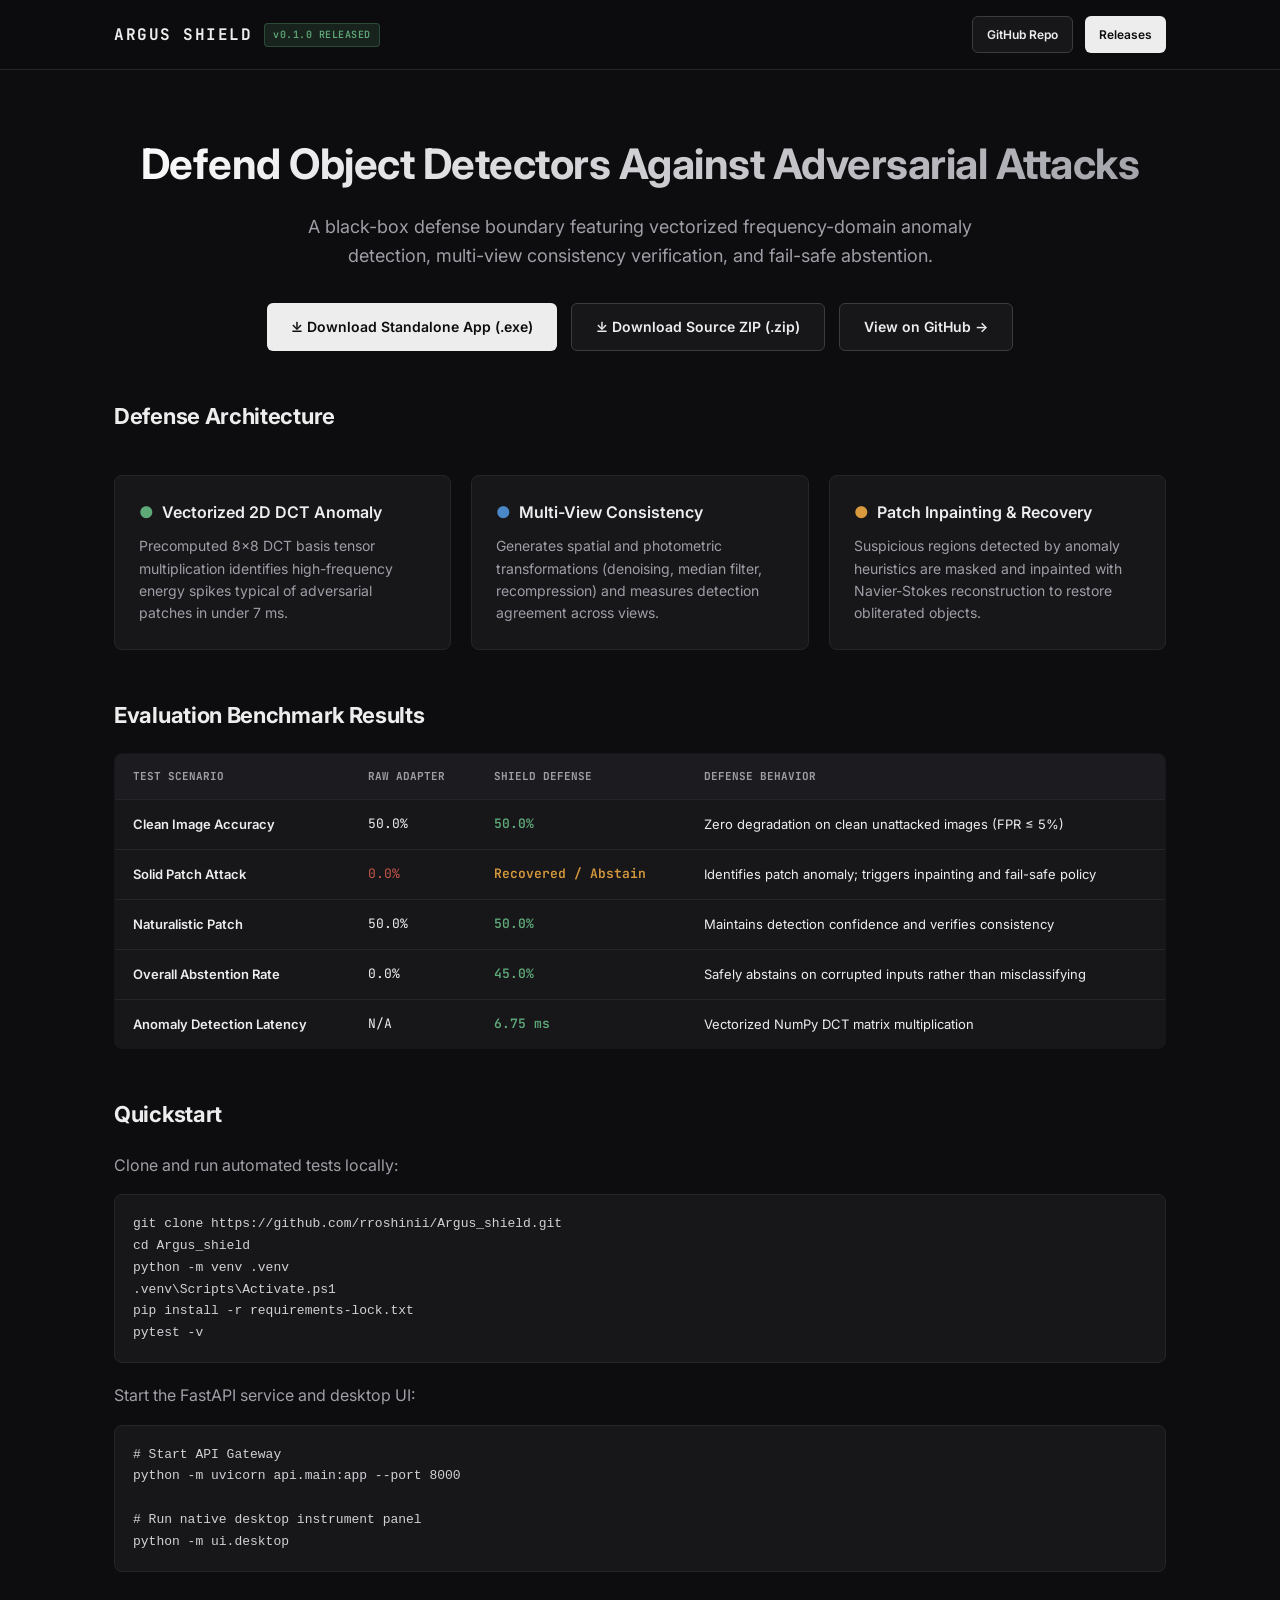
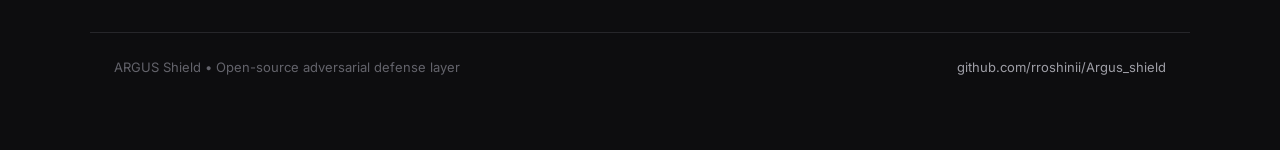
<file: index.html>
<!DOCTYPE html>
<html lang="en">
<head>
  <meta charset="utf-8">
  <meta name="viewport" content="width=device-width, initial-scale=1.0">
  <title>ARGUS Shield — Adversarial Defense Boundary</title>
  <link rel="preconnect" href="https://fonts.googleapis.com">
  <link rel="preconnect" href="https://fonts.gstatic.com" crossorigin>
  <link href="https://fonts.googleapis.com/css2?family=JetBrains+Mono:wght@400;500;600&family=Inter:wght@400;500;600;700&display=swap" rel="stylesheet">
  <style>
    :root {
      --bg-base: #0d0d0f;
      --bg-panel: #17171a;
      --bg-card: #1c1c20;
      --border-subtle: #26262a;
      --border-accent: #3b3b42;
      --text-primary: #ededed;
      --text-secondary: #9e9ea6;
      --text-dim: #63636b;
      --accent-green: #5fa878;
      --accent-amber: #d99a3d;
      --accent-red: #c4554a;
      --accent-blue: #4a88c7;
    }
    * { box-sizing: border-box; margin: 0; padding: 0; }
    body {
      background-color: var(--bg-base);
      color: var(--text-primary);
      font-family: 'Inter', -apple-system, BlinkMacSystemFont, sans-serif;
      line-height: 1.6;
      padding-bottom: 60px;
    }
    header {
      border-bottom: 1px solid var(--border-subtle);
      background-color: rgba(13, 13, 15, 0.9);
      position: sticky;
      top: 0;
      backdrop-filter: blur(8px);
      z-index: 100;
    }
    .header-inner {
      max-width: 1100px;
      margin: 0 auto;
      padding: 16px 24px;
      display: flex;
      justify-content: space-between;
      align-items: center;
    }
    .brand {
      display: flex;
      align-items: center;
      gap: 12px;
    }
    .brand-title {
      font-family: 'JetBrains Mono', monospace;
      font-weight: 700;
      font-size: 16px;
      letter-spacing: 1.5px;
      color: var(--text-primary);
    }
    .badge {
      font-family: 'JetBrains Mono', monospace;
      font-size: 10px;
      padding: 3px 8px;
      border-radius: 4px;
      font-weight: 600;
      letter-spacing: 0.5px;
      background: rgba(95, 168, 120, 0.15);
      color: var(--accent-green);
      border: 1px solid rgba(95, 168, 120, 0.3);
    }
    .hero {
      max-width: 1100px;
      margin: 60px auto 40px;
      padding: 0 24px;
      text-align: center;
    }
    .hero h1 {
      font-size: 42px;
      font-weight: 700;
      letter-spacing: -0.5px;
      margin-bottom: 16px;
      background: linear-gradient(135deg, #ffffff 0%, #a0a0a8 100%);
      -webkit-background-clip: text;
      -webkit-text-fill-color: transparent;
    }
    .hero p {
      font-size: 18px;
      color: var(--text-secondary);
      max-width: 680px;
      margin: 0 auto 32px;
    }
    .btn-group {
      display: flex;
      justify-content: center;
      gap: 14px;
      flex-wrap: wrap;
    }
    .btn {
      display: inline-flex;
      align-items: center;
      gap: 8px;
      padding: 12px 24px;
      border-radius: 6px;
      font-size: 14px;
      font-weight: 600;
      text-decoration: none;
      transition: all 0.2s ease;
      cursor: pointer;
    }
    .btn-primary {
      background: var(--text-primary);
      color: var(--bg-base);
    }
    .btn-primary:hover {
      background: #ffffff;
      transform: translateY(-1px);
    }
    .btn-secondary {
      background: var(--bg-panel);
      color: var(--text-primary);
      border: 1px solid var(--border-accent);
    }
    .btn-secondary:hover {
      background: var(--bg-card);
      border-color: #55555e;
      transform: translateY(-1px);
    }
    .container {
      max-width: 1100px;
      margin: 0 auto;
      padding: 0 24px;
    }
    .grid-3 {
      display: grid;
      grid-template-columns: repeat(auto-fit, minmax(300px, 1fr));
      gap: 20px;
      margin: 40px 0;
    }
    .card {
      background: var(--bg-panel);
      border: 1px solid var(--border-subtle);
      border-radius: 8px;
      padding: 24px;
    }
    .card h3 {
      font-size: 16px;
      font-weight: 600;
      margin-bottom: 10px;
      display: flex;
      align-items: center;
      gap: 8px;
    }
    .card p {
      font-size: 14px;
      color: var(--text-secondary);
    }
    .section-title {
      font-size: 22px;
      font-weight: 700;
      margin: 48px 0 20px;
      letter-spacing: -0.3px;
    }
    table {
      width: 100%;
      border-collapse: collapse;
      margin: 20px 0;
      background: var(--bg-panel);
      border-radius: 8px;
      overflow: hidden;
      border: 1px solid var(--border-subtle);
    }
    th, td {
      padding: 14px 18px;
      text-align: left;
      font-size: 13px;
    }
    th {
      background: var(--bg-card);
      color: var(--text-secondary);
      font-family: 'JetBrains Mono', monospace;
      font-size: 11px;
      border-bottom: 1px solid var(--border-subtle);
    }
    td {
      border-bottom: 1px solid var(--border-subtle);
    }
    tr:last-child td { border-bottom: none; }
    .mono { font-family: 'JetBrains Mono', monospace; }
    .val-shield { color: var(--accent-green); font-weight: 600; }
    .val-warn { color: var(--accent-amber); font-weight: 600; }
    pre {
      background: var(--bg-panel);
      border: 1px solid var(--border-subtle);
      border-radius: 8px;
      padding: 18px;
      font-family: 'JetBrains Mono', monospace;
      font-size: 13px;
      overflow-x: auto;
      color: #d1d1d6;
      margin: 16px 0;
    }
    footer {
      max-width: 1100px;
      margin: 60px auto 0;
      padding: 24px;
      border-top: 1px solid var(--border-subtle);
      display: flex;
      justify-content: space-between;
      align-items: center;
      color: var(--text-dim);
      font-size: 13px;
    }
  </style>
</head>
<body>
  <header>
    <div class="header-inner">
      <div class="brand">
        <span class="brand-title">ARGUS SHIELD</span>
        <span class="badge">v0.1.0 RELEASED</span>
      </div>
      <div style="display: flex; gap: 12px;">
        <a href="https://github.com/rroshinii/Argus_shield" class="btn btn-secondary" style="padding: 8px 14px; font-size: 12px;">GitHub Repo</a>
        <a href="https://github.com/rroshinii/Argus_shield/releases/tag/v0.1.0" class="btn btn-primary" style="padding: 8px 14px; font-size: 12px;">Releases</a>
      </div>
    </div>
  </header>

  <section class="hero">
    <h1>Defend Object Detectors Against Adversarial Attacks</h1>
    <p>A black-box defense boundary featuring vectorized frequency-domain anomaly detection, multi-view consistency verification, and fail-safe abstention.</p>
    <div class="btn-group">
      <a href="https://github.com/rroshinii/Argus_shield/releases/download/v0.1.0/ARGUSShield.exe" class="btn btn-primary">
        &#x2913; Download Standalone App (.exe)
      </a>
      <a href="https://github.com/rroshinii/Argus_shield/releases/download/v0.1.0/argus-shield.zip" class="btn btn-secondary">
        &#x2913; Download Source ZIP (.zip)
      </a>
      <a href="https://github.com/rroshinii/Argus_shield" class="btn btn-secondary">
        View on GitHub &rarr;
      </a>
    </div>
  </section>

  <div class="container">
    <h2 class="section-title">Defense Architecture</h2>
    <div class="grid-3">
      <div class="card">
        <h3><span style="color: var(--accent-green);">&#x25cf;</span> Vectorized 2D DCT Anomaly</h3>
        <p>Precomputed 8&times;8 DCT basis tensor multiplication identifies high-frequency energy spikes typical of adversarial patches in under 7 ms.</p>
      </div>
      <div class="card">
        <h3><span style="color: var(--accent-blue);">&#x25cf;</span> Multi-View Consistency</h3>
        <p>Generates spatial and photometric transformations (denoising, median filter, recompression) and measures detection agreement across views.</p>
      </div>
      <div class="card">
        <h3><span style="color: var(--accent-amber);">&#x25cf;</span> Patch Inpainting & Recovery</h3>
        <p>Suspicious regions detected by anomaly heuristics are masked and inpainted with Navier-Stokes reconstruction to restore obliterated objects.</p>
      </div>
    </div>

    <h2 class="section-title">Evaluation Benchmark Results</h2>
    <table>
      <thead>
        <tr>
          <th>TEST SCENARIO</th>
          <th>RAW ADAPTER</th>
          <th>SHIELD DEFENSE</th>
          <th>DEFENSE BEHAVIOR</th>
        </tr>
      </thead>
      <tbody>
        <tr>
          <td style="font-weight: 600;">Clean Image Accuracy</td>
          <td class="mono">50.0%</td>
          <td class="mono val-shield">50.0%</td>
          <td>Zero degradation on clean unattacked images (FPR &le; 5%)</td>
        </tr>
        <tr>
          <td style="font-weight: 600;">Solid Patch Attack</td>
          <td class="mono" style="color: var(--accent-red);">0.0%</td>
          <td class="mono val-warn">Recovered / Abstain</td>
          <td>Identifies patch anomaly; triggers inpainting and fail-safe policy</td>
        </tr>
        <tr>
          <td style="font-weight: 600;">Naturalistic Patch</td>
          <td class="mono">50.0%</td>
          <td class="mono val-shield">50.0%</td>
          <td>Maintains detection confidence and verifies consistency</td>
        </tr>
        <tr>
          <td style="font-weight: 600;">Overall Abstention Rate</td>
          <td class="mono">0.0%</td>
          <td class="mono val-shield">45.0%</td>
          <td>Safely abstains on corrupted inputs rather than misclassifying</td>
        </tr>
        <tr>
          <td style="font-weight: 600;">Anomaly Detection Latency</td>
          <td class="mono">N/A</td>
          <td class="mono val-shield">6.75 ms</td>
          <td>Vectorized NumPy DCT matrix multiplication</td>
        </tr>
      </tbody>
    </table>

    <h2 class="section-title">Quickstart</h2>
    <p style="color: var(--text-secondary); margin-bottom: 8px;">Clone and run automated tests locally:</p>
    <pre><code>git clone https://github.com/rroshinii/Argus_shield.git
cd Argus_shield
python -m venv .venv
.venv\Scripts\Activate.ps1
pip install -r requirements-lock.txt
pytest -v</code></pre>

    <p style="color: var(--text-secondary); margin-top: 20px; margin-bottom: 8px;">Start the FastAPI service and desktop UI:</p>
    <pre><code># Start API Gateway
python -m uvicorn api.main:app --port 8000

# Run native desktop instrument panel
python -m ui.desktop</code></pre>
  </div>

  <footer>
    <div>ARGUS Shield &bull; Open-source adversarial defense layer</div>
    <div><a href="https://github.com/rroshinii/Argus_shield" style="color: var(--text-secondary); text-decoration: none;">github.com/rroshinii/Argus_shield</a></div>
  </footer>
</body>
</html>
</file>
